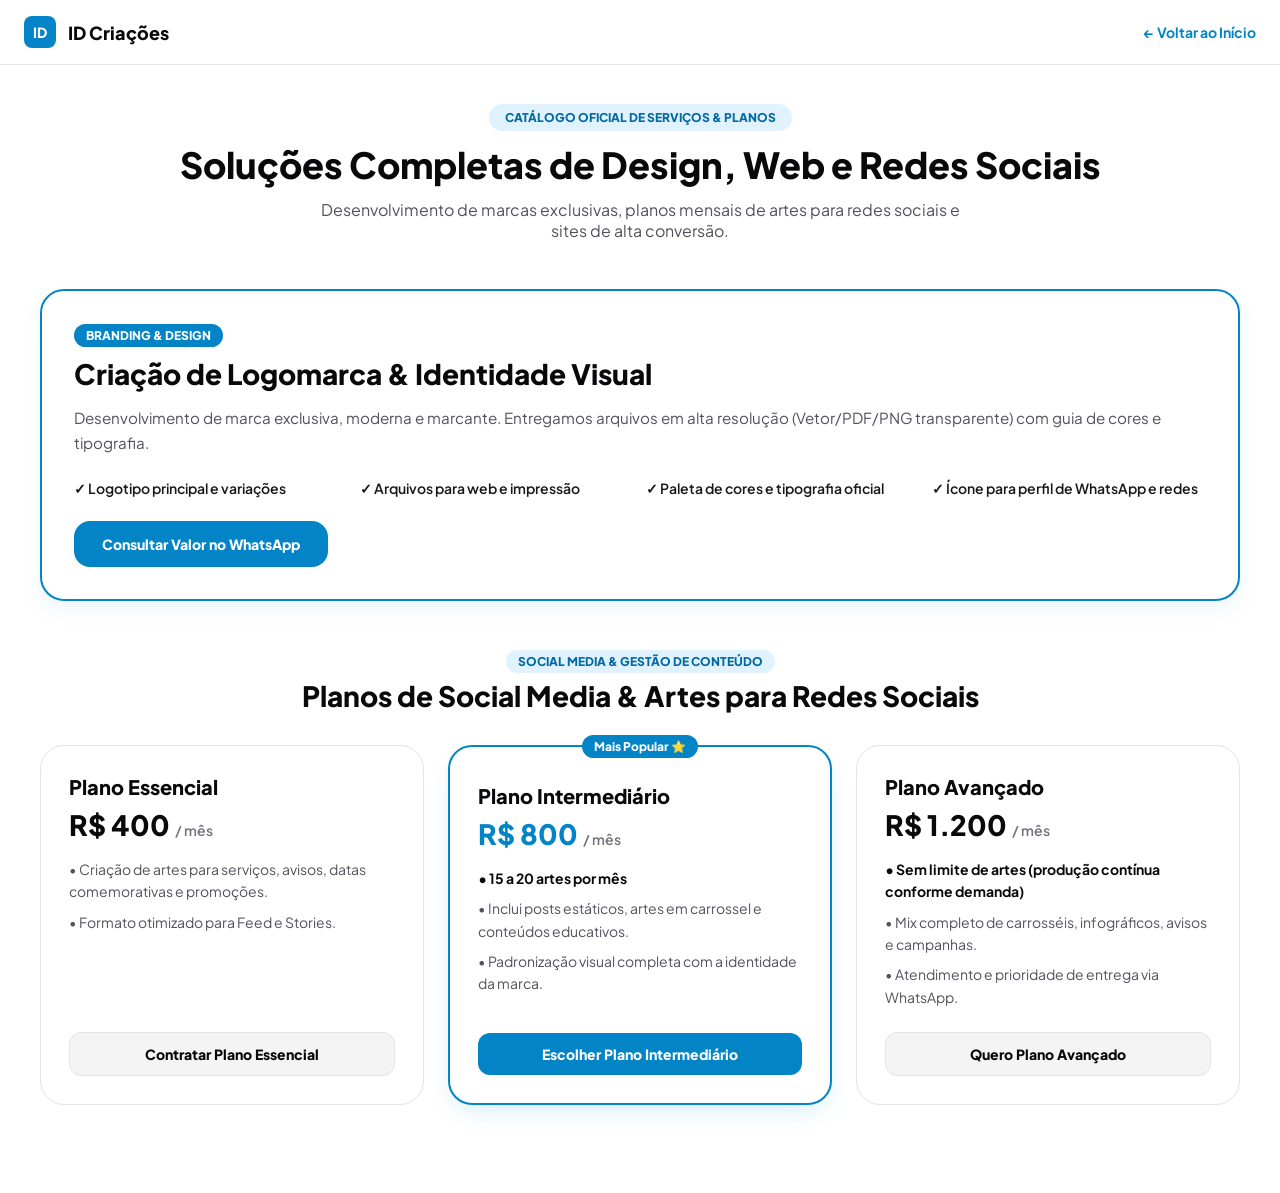
<file: servicos.html>
<!doctype html>
<html lang="pt-BR">
  <head>
    <meta charset="UTF-8" />
    <meta name="viewport" content="width=device-width, initial-scale=1.0" />
    <title>Serviços & Planos | ID Criações - Logomarca, Social Media e Sites</title>
    <meta name="description" content="Serviços oficiais da ID Criações: Criação de Logomarca, Planos Mensais de Social Media e Artes para Redes Sociais, e Desenvolvimento de Sites Profissionais." />
    <!-- Google Site Verification -->
    <meta name="google-site-verification" content="google73920e32d13bcfc0" />
    <meta name="google-site-verification" content="google73920e32d13bcfc0.html" />
    <meta property="og:title" content="Serviços & Planos | ID Criações" />
    <meta property="og:description" content="Criação de Logomarca, Planos de Social Media a partir de R$ 400/mês e Sites Profissionais na ID Criações." />
    <meta property="og:type" content="website" />
    <link rel="preconnect" href="https://fonts.googleapis.com">
    <link rel="preconnect" href="https://fonts.gstatic.com" crossorigin>
    <link href="https://fonts.googleapis.com/css2?family=Plus+Jakarta+Sans:wght@400;500;600;700;800;900&display=swap" rel="stylesheet">
    <style>
      body {
        font-family: 'Plus Jakarta Sans', sans-serif;
        margin: 0;
        padding: 0;
      }
    </style>
  </head>
  <body class="bg-zinc-50 text-zinc-900 antialiased selection:bg-blue-500 selection:text-white">
    <!-- React Application Mount (Mounts ServicesPage dynamically via App.tsx) -->
    <div id="root">
      <!-- Fallback Static / SSR Content for Search Engines and Instant Preview -->
      <header style="background: #ffffff; border-bottom: 1px solid #e4e4e7; padding: 1rem 1.5rem; display: flex; align-items: center; justify-content: space-between;">
        <div style="display: flex; align-items: center; gap: 0.75rem;">
          <div style="width: 2rem; height: 2rem; border-radius: 0.5rem; background: #0284c7; display: flex; align-items: center; justify-content: center; color: #ffffff; font-weight: 900; font-size: 0.875rem;">ID</div>
          <span style="font-weight: 800; font-size: 1.125rem; color: #09090b;">ID Criações</span>
        </div>
        <a href="/" style="color: #0284c7; font-weight: 700; text-decoration: none; font-size: 0.875rem;">← Voltar ao Início</a>
      </header>

      <main style="max-width: 1200px; margin: 0 auto; padding: 2.5rem 1rem;">
        <div style="text-align: center; margin-bottom: 3rem;">
          <span style="background: #e0f2fe; color: #0369a1; padding: 0.35rem 1rem; border-radius: 9999px; font-weight: 800; font-size: 0.75rem; text-transform: uppercase;">Catálogo Oficial de Serviços & Planos</span>
          <h1 style="font-size: 2.25rem; font-weight: 900; color: #09090b; margin-top: 1rem; margin-bottom: 0.75rem;">Soluções Completas de Design, Web e Redes Sociais</h1>
          <p style="color: #52525b; max-width: 650px; margin: 0 auto; font-size: 1rem;">Desenvolvimento de marcas exclusivas, planos mensais de artes para redes sociais e sites de alta conversão.</p>
        </div>

        <!-- Card 1: Logomarca & Identidade Visual -->
        <section style="background: #ffffff; border: 2px solid #0284c7; border-radius: 1.5rem; padding: 2rem; margin-bottom: 3rem; box-shadow: 0 10px 25px -5px rgba(2,132,199,0.1);">
          <span style="background: #0284c7; color: #ffffff; padding: 0.25rem 0.75rem; border-radius: 9999px; font-weight: 800; font-size: 0.75rem;">BRANDING & DESIGN</span>
          <h2 style="font-size: 1.75rem; font-weight: 900; color: #09090b; margin-top: 0.75rem; margin-bottom: 0.5rem;">Criação de Logomarca & Identidade Visual</h2>
          <p style="color: #52525b; font-size: 0.95rem; margin-bottom: 1.5rem; line-height: 1.6;">Desenvolvimento de marca exclusiva, moderna e marcante. Entregamos arquivos em alta resolução (Vetor/PDF/PNG transparente) com guia de cores e tipografia.</p>
          <ul style="list-style: none; padding: 0; margin: 0 0 1.5rem 0; display: grid; grid-template-columns: repeat(auto-fit, minmax(240px, 1fr)); gap: 0.75rem; font-size: 0.875rem; font-weight: 600; color: #18181b;">
            <li>✓ Logotipo principal e variações</li>
            <li>✓ Arquivos para web e impressão</li>
            <li>✓ Paleta de cores e tipografia oficial</li>
            <li>✓ Ícone para perfil de WhatsApp e redes</li>
          </ul>
          <a href="https://wa.me/5585996722994?text=Ol%C3%A1!%20Gostaria%20de%20consultar%20o%20valor%20para%20Cria%C3%A7%C3%A3o%20de%20Logomarca%20%26%20Identidade%20Visual%20pela%20ID%20Cria%C3%A7%C3%B5es." target="_blank" style="display: inline-block; background: #0284c7; color: #ffffff; font-weight: 800; padding: 0.875rem 1.75rem; border-radius: 1rem; text-decoration: none; font-size: 0.875rem;">Consultar Valor no WhatsApp</a>
        </section>

        <!-- Seção de Social Media: 3 Cards Lado a Lado -->
        <section style="margin-bottom: 3rem;">
          <div style="text-align: center; margin-bottom: 2rem;">
            <span style="background: #e0f2fe; color: #0369a1; padding: 0.25rem 0.75rem; border-radius: 9999px; font-weight: 800; font-size: 0.75rem;">SOCIAL MEDIA & GESTÃO DE CONTEÚDO</span>
            <h2 style="font-size: 1.75rem; font-weight: 900; color: #09090b; margin-top: 0.5rem;">Planos de Social Media & Artes para Redes Sociais</h2>
          </div>

          <div style="display: grid; grid-template-columns: repeat(auto-fit, minmax(280px, 1fr)); gap: 1.5rem;">
            <!-- Plano Essencial -->
            <div style="background: #ffffff; border: 1px solid #e4e4e7; border-radius: 1.5rem; padding: 1.75rem; display: flex; flex-direction: column; justify-content: space-between;">
              <div>
                <h3 style="font-size: 1.25rem; font-weight: 900; color: #09090b; margin: 0 0 0.5rem 0;">Plano Essencial</h3>
                <div style="font-size: 1.75rem; font-weight: 900; color: #09090b; margin-bottom: 1rem;">R$ 400 <span style="font-size: 0.875rem; color: #71717a; font-weight: 600;">/ mês</span></div>
                <ul style="list-style: none; padding: 0; margin: 0 0 1.5rem 0; font-size: 0.875rem; color: #52525b; line-height: 1.6;">
                  <li style="margin-bottom: 0.5rem;">• Criação de artes para serviços, avisos, datas comemorativas e promoções.</li>
                  <li>• Formato otimizado para Feed e Stories.</li>
                </ul>
              </div>
              <a href="https://wa.me/5585996722994?text=Ol%C3%A1!%20Gostaria%20de%20contratar%20o%20Plano%20Essencial%20de%20Social%20Media%20(R$%20400/m%C3%AAs)%20da%20ID%20Cria%C3%A7%C3%B5es." target="_blank" style="display: block; text-align: center; background: #f4f4f5; color: #09090b; font-weight: 800; padding: 0.75rem; border-radius: 0.75rem; text-decoration: none; font-size: 0.875rem; border: 1px solid #e4e4e7;">Contratar Plano Essencial</a>
            </div>

            <!-- Plano Intermediário -->
            <div style="background: #ffffff; border: 2px solid #0284c7; border-radius: 1.5rem; padding: 1.75rem; display: flex; flex-direction: column; justify-content: space-between; position: relative; box-shadow: 0 10px 25px -5px rgba(2,132,199,0.15);">
              <div style="position: absolute; top: -0.75rem; left: 50%; transform: translateX(-50%); background: #0284c7; color: #ffffff; padding: 0.25rem 0.75rem; border-radius: 9999px; font-weight: 800; font-size: 0.75rem;">Mais Popular ⭐</div>
              <div>
                <h3 style="font-size: 1.25rem; font-weight: 900; color: #09090b; margin: 0.5rem 0 0.5rem 0;">Plano Intermediário</h3>
                <div style="font-size: 1.75rem; font-weight: 900; color: #0284c7; margin-bottom: 1rem;">R$ 800 <span style="font-size: 0.875rem; color: #71717a; font-weight: 600;">/ mês</span></div>
                <ul style="list-style: none; padding: 0; margin: 0 0 1.5rem 0; font-size: 0.875rem; color: #52525b; line-height: 1.6;">
                  <li style="margin-bottom: 0.5rem; font-weight: 700; color: #09090b;">• 15 a 20 artes por mês</li>
                  <li style="margin-bottom: 0.5rem;">• Inclui posts estáticos, artes em carrossel e conteúdos educativos.</li>
                  <li>• Padronização visual completa com a identidade da marca.</li>
                </ul>
              </div>
              <a href="https://wa.me/5585996722994?text=Ol%C3%A1!%20Gostaria%20de%20escolher%20o%20Plano%20Intermedi%C3%A1rio%20de%20Social%20Media%20(R$%20800/m%C3%AAs)%20da%20ID%20Cria%C3%A7%C3%B5es." target="_blank" style="display: block; text-align: center; background: #0284c7; color: #ffffff; font-weight: 800; padding: 0.75rem; border-radius: 0.75rem; text-decoration: none; font-size: 0.875rem;">Escolher Plano Intermediário</a>
            </div>

            <!-- Plano Avançado -->
            <div style="background: #ffffff; border: 1px solid #e4e4e7; border-radius: 1.5rem; padding: 1.75rem; display: flex; flex-direction: column; justify-content: space-between;">
              <div>
                <h3 style="font-size: 1.25rem; font-weight: 900; color: #09090b; margin: 0 0 0.5rem 0;">Plano Avançado</h3>
                <div style="font-size: 1.75rem; font-weight: 900; color: #09090b; margin-bottom: 1rem;">R$ 1.200 <span style="font-size: 0.875rem; color: #71717a; font-weight: 600;">/ mês</span></div>
                <ul style="list-style: none; padding: 0; margin: 0 0 1.5rem 0; font-size: 0.875rem; color: #52525b; line-height: 1.6;">
                  <li style="margin-bottom: 0.5rem; font-weight: 700; color: #09090b;">• Sem limite de artes (produção contínua conforme demanda)</li>
                  <li style="margin-bottom: 0.5rem;">• Mix completo de carrosséis, infográficos, avisos e campanhas.</li>
                  <li>• Atendimento e prioridade de entrega via WhatsApp.</li>
                </ul>
              </div>
              <a href="https://wa.me/5585996722994?text=Ol%C3%A1!%20Gostaria%20de%20contratar%20o%20Plano%20Avan%C3%A7ado%20de%20Social%20Media%20(R$%201.200/m%C3%AAs)%20da%20ID%20Cria%C3%A7%C3%B5es." target="_blank" style="display: block; text-align: center; background: #f4f4f5; color: #09090b; font-weight: 800; padding: 0.75rem; border-radius: 0.75rem; text-decoration: none; font-size: 0.875rem; border: 1px solid #e4e4e7;">Quero Plano Avançado</a>
            </div>
          </div>
        </section>
      </main>
    </div>

    <!-- Script to mount full interactive React SPA with themes and live admin updates -->
    <script type="module" src="/src/main.tsx"></script>
  </body>
</html>
</file>
